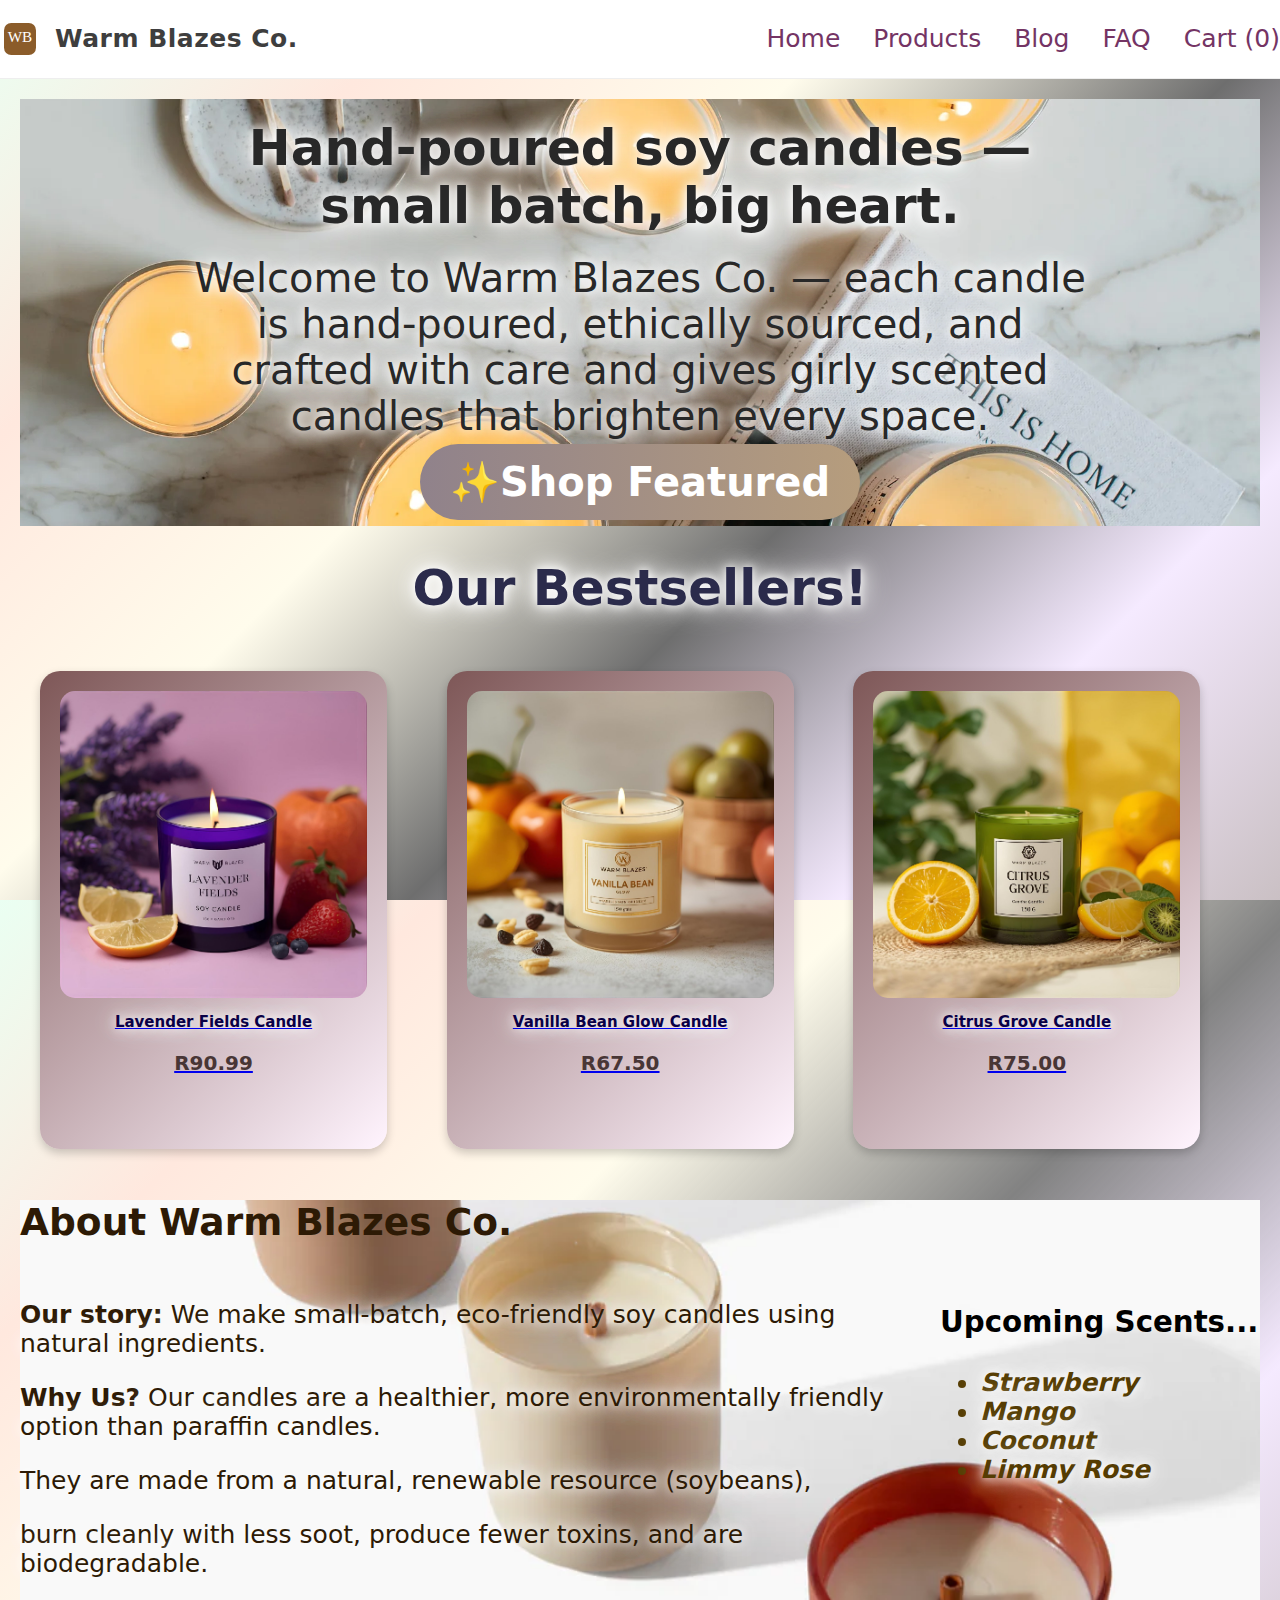
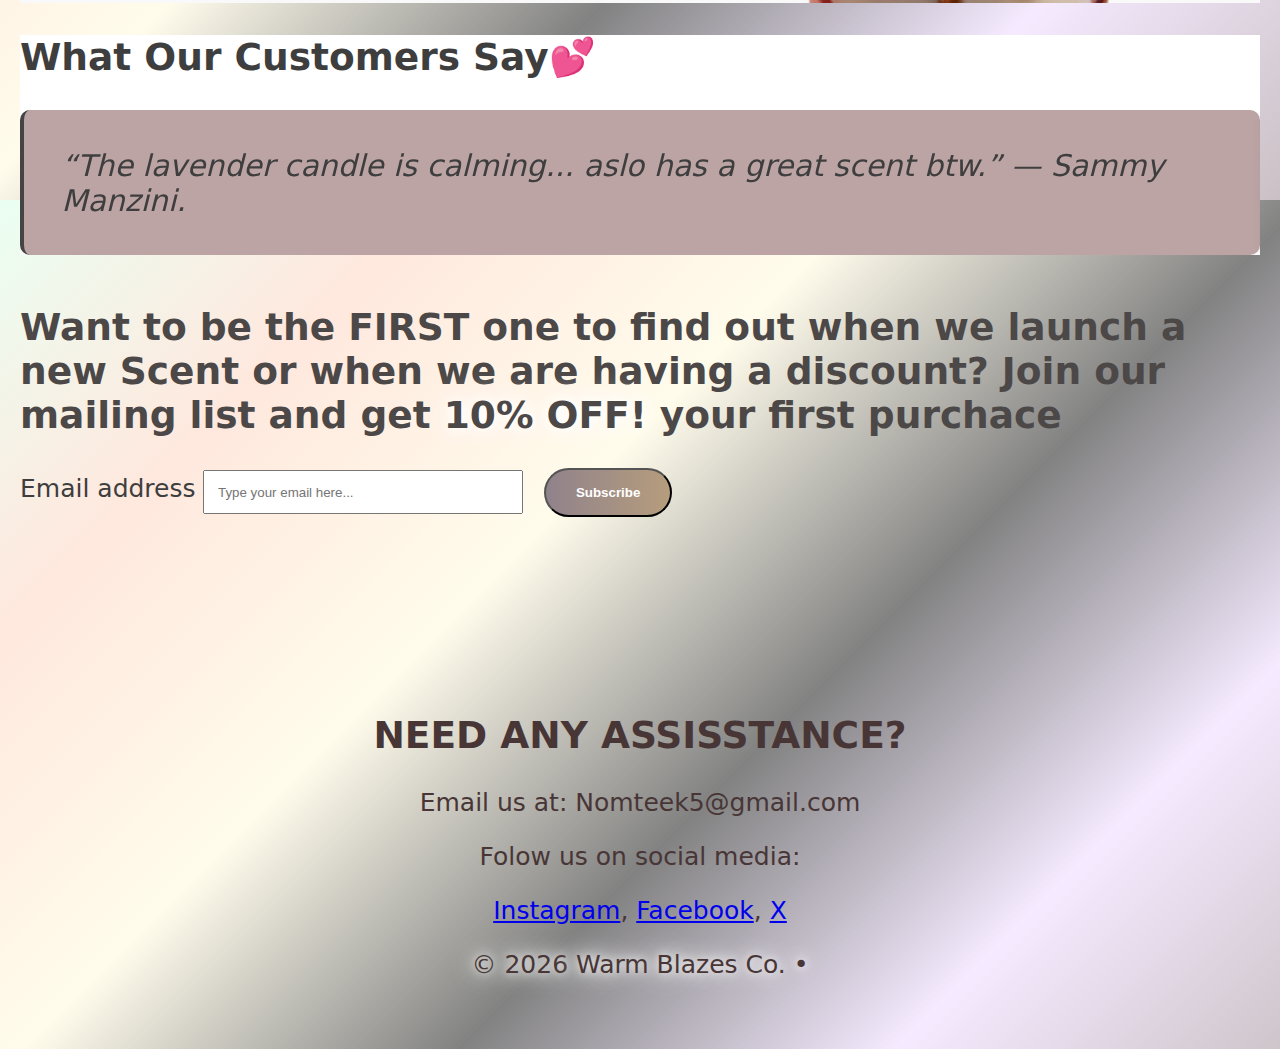
<file: ANK_front-end Shopify Assessment/index.html>
<!doctype html>
<html lang="en">
<head>
  <meta charset="utf-8" />
  <meta name="viewport" content="width=device-width,initial-scale=1" />
  <title>Warm Blazes Co. — Home</title>
  <link rel="stylesheet" href="assets/css/style.css" />
</head>
<body id="page-index">
  <!-- my site's header -->
  <header  class="site-header";
  background-size: cover;
  background-position: center;>
    <div class="container header-inner">
      <a class="logo" href="index.html">

        <svg width="40" height="40" viewBox="0 0 100 100" aria-hidden="true" focusable="false">
          <rect x="10" y="10" width="80" height="80" rx="18" fill="#8B5C2A"></rect>
          <text x="50" y="57" text-anchor="middle" font-size="38" fill="#fff" font-family="Verdana">WB</text>
        </svg>
        <span class="brand-name">Warm Blazes Co.</span>
      </a>
      <nav class="main-nav" role="navigation" aria-label="Main Navigation">
        <a href="index.html">Home</a>
        <a href="products.html">Products</a>
        <a href="blog.html">Blog</a>
        <a href="faq.html">FAQ</a>
        <a href="checkout.html" class="cart-link">Cart (<span id="cart-count">0</span>)</a>
      </nav>
    </div>
  </header>

  <main class="container">
  <section class="hero" id="hero-section" style="background-image: url('assets/img/hero2.webp'); background-size: cover; background-position: center; display: flex; align-items: center; justify-content: center; min-height: 400px;">
      <div class="hero-left" style="width:100%; max-width: 900px; margin: 0 auto; text-align: center;">
        <h1 id="hero-title" 
        class="glow" 
        style="font-size: 50px; color: rgb(40, 40, 40); text-align: center;">Hand-poured soy candles — small batch, big heart.</h1>
        <p id="hero-sub" 
        class="glow"
        style="font-size: 40px; color: rgb(40, 40, 40); text-align: center;">Welcome to Warm Blazes Co. — each candle is hand-poured, ethically sourced, and crafted with care and gives girly scented candles that brighten every space.</p>
        <p style="text-align: center; font-size: 40px;" ><a class="btn" href="products.html">✨Shop Featured</a></p>
      </div>
    </section>

    <section class="featured-products">
  <h1 class="glow" style="font-size: 50px; color: rgb(43, 43, 75); text-align: center;">Our Bestsellers!</h1>
      <div id="featured-grid" class="products-grid">
        <!--  Products will load here fro javasdript -->
      </div>
    </section>

    <section class="about" style="background: url('assets/img/hero3.webp') center/cover no-repeat, #f7efe6; color: #2d1a05;">
      <h2>About Warm Blazes Co.</h2>
      <div class="about-grid">
        <div>
          <p><strong>Our story:</strong> <span class="glow">We make small-batch, eco-friendly soy candles using natural ingredients.</span></p>
          <p><strong>Why Us?</strong> <span class="glow">Our candles are a healthier, more environmentally friendly option than paraffin candles.</span></p>
          <p class="glow">They are made from a natural, renewable resource (soybeans),</p>
          <p class="glow">burn cleanly with less soot, produce fewer toxins, and are biodegradable.</p>
        </div>
        <div>
          <h3 style="color: rgb(0, 0, 0);">Upcoming Scents...</h3>
          <ul>
            <li class="glow" style="color: rgb(85, 60, 2);"><b><em>Strawberry</em></b></li>
            <li class="glow" style="color: rgb(85, 60, 2);"><b><em>Mango</em></b></li>
            <li class="glow" style="color: rgb(85, 60, 2);"><b><em>Coconut</em></b></li>
            <li class="glow" style="color: rgb(85, 60, 2);"><b><em>Limmy Rose</em></b></li>
          </ul>
        </div>
      </div>
    </section>

    <section class="testimonials">
      <h2>What Our Customers Say💕</h2>
      <div class="testimonial-slider">
  <div class="testimonials-track">
    <blockquote>“The lavender candle is calming... aslo has a great scent btw.” — Sammy Manzini.</blockquote>
    <blockquote>“Fast shipping and lovely packaging.” — Annah Khumalo.</blockquote>
    <blockquote>“Would buy again for gifts.” — Ree Taka.</blockquote>
    <blockquote>“My favorite candle shop!” — Linda Mokoena.</blockquote>
    <blockquote>“The citrus scent is so refreshing.” — Japi Khumalo.</blockquote>
    <blockquote>“Great quality and long-lasting.” — Mulanga Wavhudi.</blockquote>
    <blockquote>“Beautifully crafted candles.” — Thandi Mthembu.</blockquote>
    <blockquote>“Perfect for creating a cozy atmosphere.” — Zinhle Dlamini.</blockquote>
    <blockquote>“Love the eco-friendly packaging.” — Sipho Ndlovu.</blockquote>
    <blockquote>“The scent options are amazing!” — Kgomotso Maseko.</blockquote>
  </div>
</div>
    </section>

    <section class="signup">
      <h2 style="color: rgb(76, 72, 72);">Want to be the FIRST one to find out when we launch a new Scent or when we are having a discount?

  Join our mailing list and get <span class="glow" style="color: rgb(76, 72, 72);">10% OFF!</span> your first purchace
      </h2>
      <form id="signup-form">
        <label for="email">Email address</label>
        <input id="email" name="email" type="email" placeholder="Type your email here..." required />
        <button class="btn" type="submit">Subscribe</button>
      </form>
    </section>

  </main>

  <footer class="site-footer">
    <div class="container">
      <p><h2>NEED ANY ASSISSTANCE?</h2> Email us at: Nomteek5@gmail.com</p>
      <div class="footer-links">
        <p>Folow us on social media:</p>
        <a href="https://www.instagram.com/warmblazesco/" target="_blank" rel="noopener">Instagram</a>, 
        <a href="https://www.facebook.com/warmblazesco" target="_blank" rel="noopener">Facebook</a>, 
        <a href="https://X.com/warmblazesco" target="_blank" rel="noopener">X</a>
      <p class="glow" style="color: #483636">&copy; <span id="current-year"></span> Warm Blazes Co. • </p>
    </div>
  </footer>

  <script src="assets/js/data.js"></script>
  <script src="assets/js/main.js"></script>
</body>
</html>
</file>
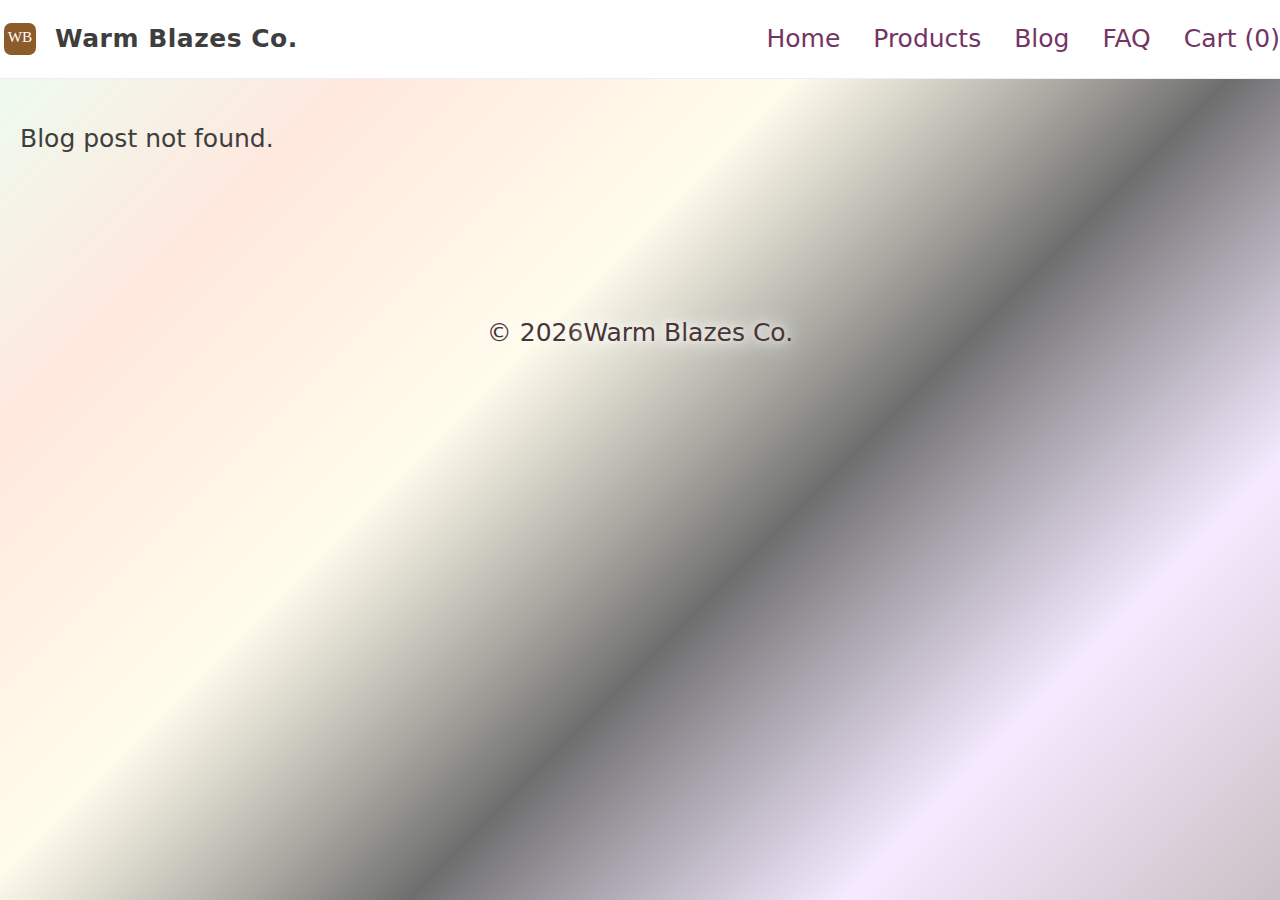
<file: blog-post.html>
<!doctype html>
<html lang="en">
<head>
  <meta charset="utf-8" />
  <meta name="viewport" content="width=device-width,initial-scale=1" />
  <title>Blog Post — Warm Blazes Co.</title>
  <link rel="stylesheet" href="assets/css/style.css" />
</head>
<body id="page-blog-post">
  <header class="site-header">
    <div class="container header-inner">
      <a class="logo" href="index.html">
        <svg width="40" height="40" viewBox="0 0 100 100" aria-hidden="true" focusable="false">
          <rect x="10" y="10" width="80" height="80" rx="18" fill="#8B5C2A"></rect>
          <text x="50" y="57" text-anchor="middle" font-size="38" fill="#fff" font-family="Verdana">WB</text>
        </svg>
        <span class="brand-name">Warm Blazes Co.</span>
      </a>
      <nav class="main-nav">
        <a href="index.html">Home</a>
        <a href="products.html">Products</a>
        <a href="blog.html">Blog</a>
        <a href="faq.html">FAQ</a>
        <a href="checkout.html" class="cart-link">Cart (<span id="cart-count">0</span>)</a>
      </nav>
    </div>
  </header>

  <main class="container">
    <div id="post-container"></div>
  </main>

  <footer class="site-footer">
    <div class="container">
      <p class="glow" style="color: #483636">&copy; <span id="current-year-5"></span>Warm Blazes Co.</p>
    </div>
  </footer>

  <script src="assets/js/data.js"></script>
  <script src="assets/js/main.js"></script>
</body>
</html>
</file>
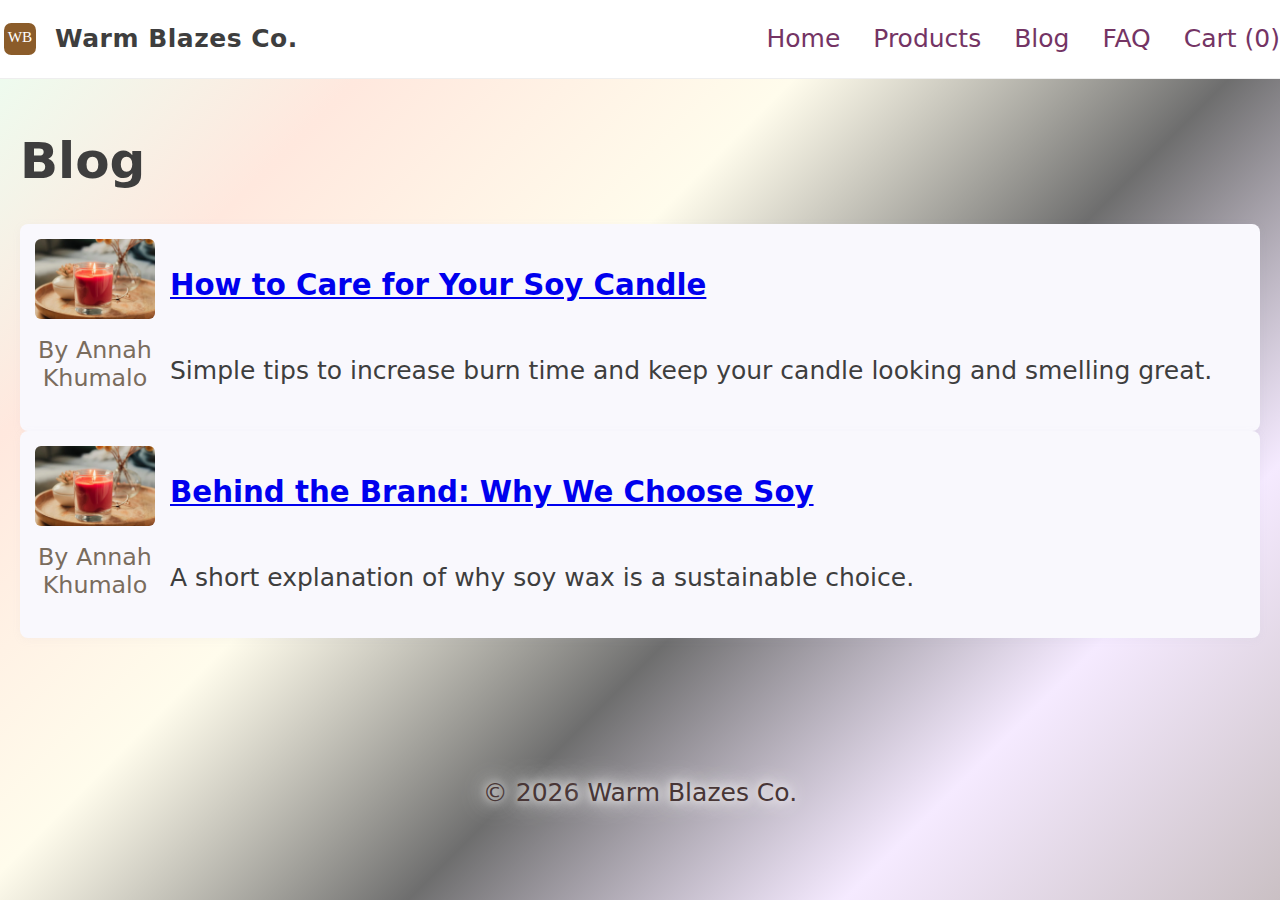
<file: blog.html>
<!doctype html>
<html lang="en">
<head>
  <meta charset="utf-8" />
  <meta name="viewport" content="width=device-width,initial-scale=1" />
  <title>Blog — Warm Blazes Co.</title>
  <link rel="stylesheet" href="assets/css/style.css" />
</head>
<body id="page-blog">
  <header class="site-header">
    <div class="container header-inner">
      <a class="logo" href="index.html">
        <svg width="40" height="40" viewBox="0 0 100 100" aria-hidden="true" focusable="false">
          <rect x="10" y="10" width="80" height="80" rx="18" fill="#8B5C2A"></rect>
          <text x="50" y="57" text-anchor="middle" font-size="38" fill="#fff" font-family="Verdana">WB</text>
        </svg>
        <span class="brand-name">Warm Blazes Co.</span>
      </a>
      <nav class="main-nav">
        <a href="index.html">Home</a>
        <a href="products.html">Products</a>
        <a href="blog.html">Blog</a>
        <a href="faq.html">FAQ</a>
        <a href="checkout.html" class="cart-link">Cart (<span id="cart-count">0</span>)</a>
      </nav>
    </div>
  </header>

  <main class="container">
    <h1>Blog</h1>
    <div id="blog-list" class="blog-list"></div>
  </main>

  <footer class="site-footer">
    <div class="container">
      <p class="glow" style="color: #483636">&copy; <span id="current-year-4"></span> Warm Blazes Co.</p>
    </div>
  </footer>

  <script src="assets/js/data.js"></script>
  <script src="assets/js/main.js"></script>
</body>
</html>
</file>
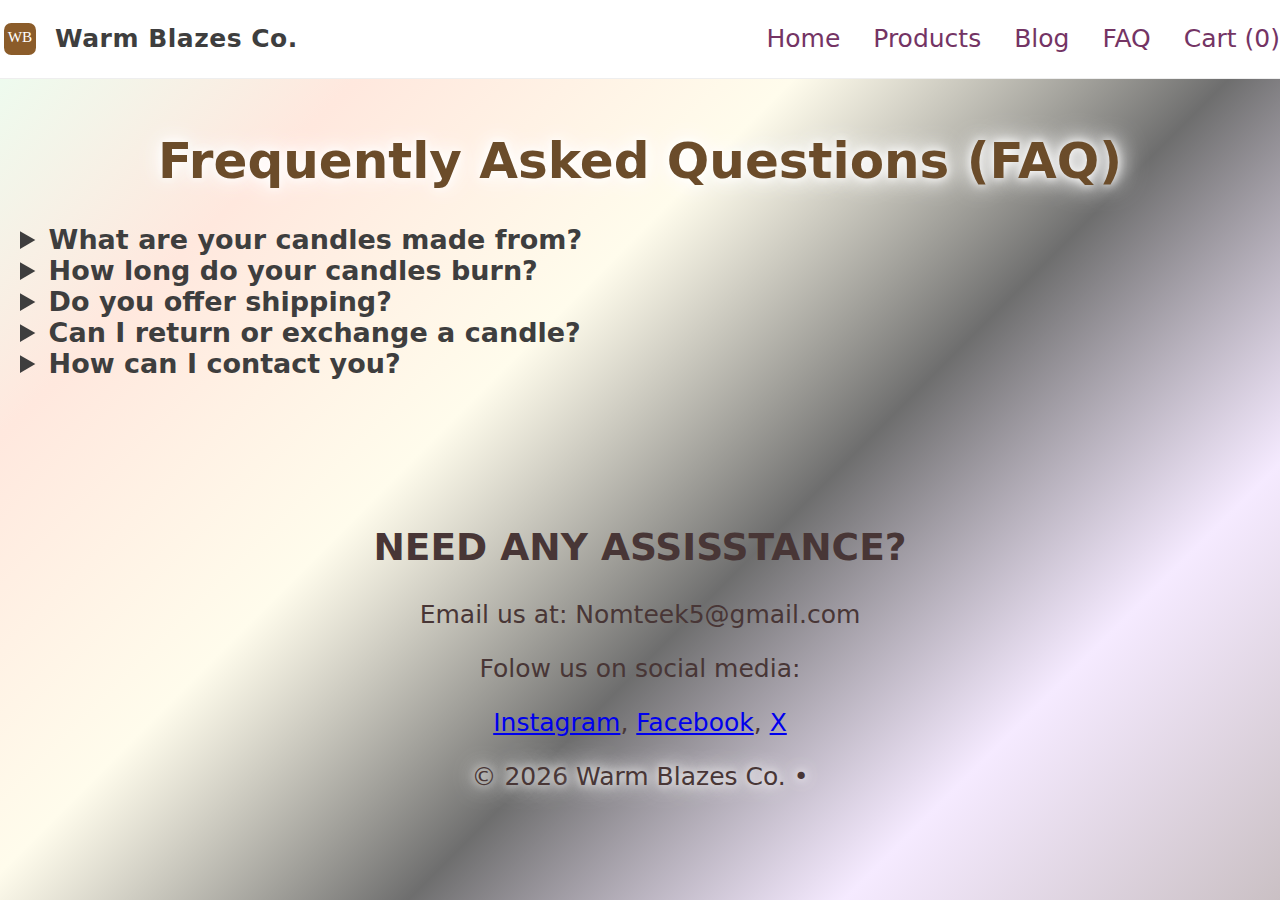
<file: faq.html>
<!doctype html>
<html lang="en">
<head>
  <meta charset="utf-8" />
  <meta name="viewport" content="width=device-width,initial-scale=1" />
  <title>FAQ • Warm Blazes Co.</title>
  <link rel="stylesheet" href="assets/css/style.css" />
  <style>
    .faq-list summary {
      font-weight: bold;
      font-size: 1.08em;
    }
    .faq-list p {
      font-size: 1em;
      margin: 0.5em 0 1em 0;
    }
    .faq-list p.glow {
      text-shadow: 0 0 8px #fff, 0 0 12px #e0e0e0;
    }
  </style>
</head>
<body id="page-faq">
  <header class="site-header">
    <div class="container header-inner">
      <a class="logo" href="index.html">
        <svg width="40" height="40" viewBox="0 0 100 100" aria-hidden="true" focusable="false">
          <rect x="10" y="10" width="80" height="80" rx="18" fill="#8B5C2A"></rect>
          <text x="50" y="57" text-anchor="middle" font-size="38" fill="#fff" font-family="Verdana">WB</text>
        </svg>
        <span class="brand-name">Warm Blazes Co.</span>
      </a>
      <nav class="main-nav" role="navigation" aria-label="Main Navigation">
        <a href="index.html">Home</a>
        <a href="products.html">Products</a>
        <a href="blog.html">Blog</a>
        <a href="faq.html" class="active">FAQ</a>
        <a href="checkout.html" class="cart-link">Cart (<span id="cart-count">0</span>)</a>
      </nav>
    </div>
  </header>
  <main class="container">
    <section class="faq">
      <h1 class="glow" style="text-align:center; color:#6b4c2a;">Frequently Asked Questions (FAQ)</h1>
      <div class="faq-list">
        <details>
          <summary>What are your candles made from?</summary>
          <p class="glow">Our candles are made from 100% natural soy wax, cotton wicks, and premium fragrance oils. They are eco-friendly and safe for your home.</p>
        </details>
        <details>
          <summary>How long do your candles burn?</summary>
          <p class="glow">Our standard candles burn for approximately 30-40 hours, depending on the size and care.</p>
        </details>
        <details>
          <summary>Do you offer shipping?</summary>
          <p class="glow">Yes! We ship nationwide. Orders are processed within 1-2 business days and delivered within 3-5 business days.</p>
        </details>
        <details>
          <summary>Can I return or exchange a candle?</summary>
          <p class="glow">We accept returns and exchanges within 14 days of delivery if your candle arrives damaged or you are not satisfied. Please contact us for assistance.</p>
        </details>
        <details>
          <summary>How can I contact you?</summary>
          <p class="glow">You can email us at Nomteek5@gmail.com or use our social media links in the footer.</p>
        </details>
      </div>
    </section>
  </main>
  <footer class="site-footer">
    <div class="container">
      <p><h2>NEED ANY ASSISSTANCE?</h2> Email us at: Nomteek5@gmail.com</p>
      <div class="footer-links">
        <p>Folow us on social media:</p>
        <a href="https://www.instagram.com/warmblazesco/" target="_blank" rel="noopener">Instagram</a>, 
        <a href="https://www.facebook.com/warmblazesco" target="_blank" rel="noopener">Facebook</a>, 
        <a href="https://X.com/warmblazesco" target="_blank" rel="noopener">X</a>
      <p class="glow" style="color: #483636">&copy; <span id="current-year"></span> Warm Blazes Co. • </p>
    </div>
  </footer>
  <script src="assets/js/data.js"></script>
  <script src="assets/js/main.js"></script>
</body>
</html>
</file>
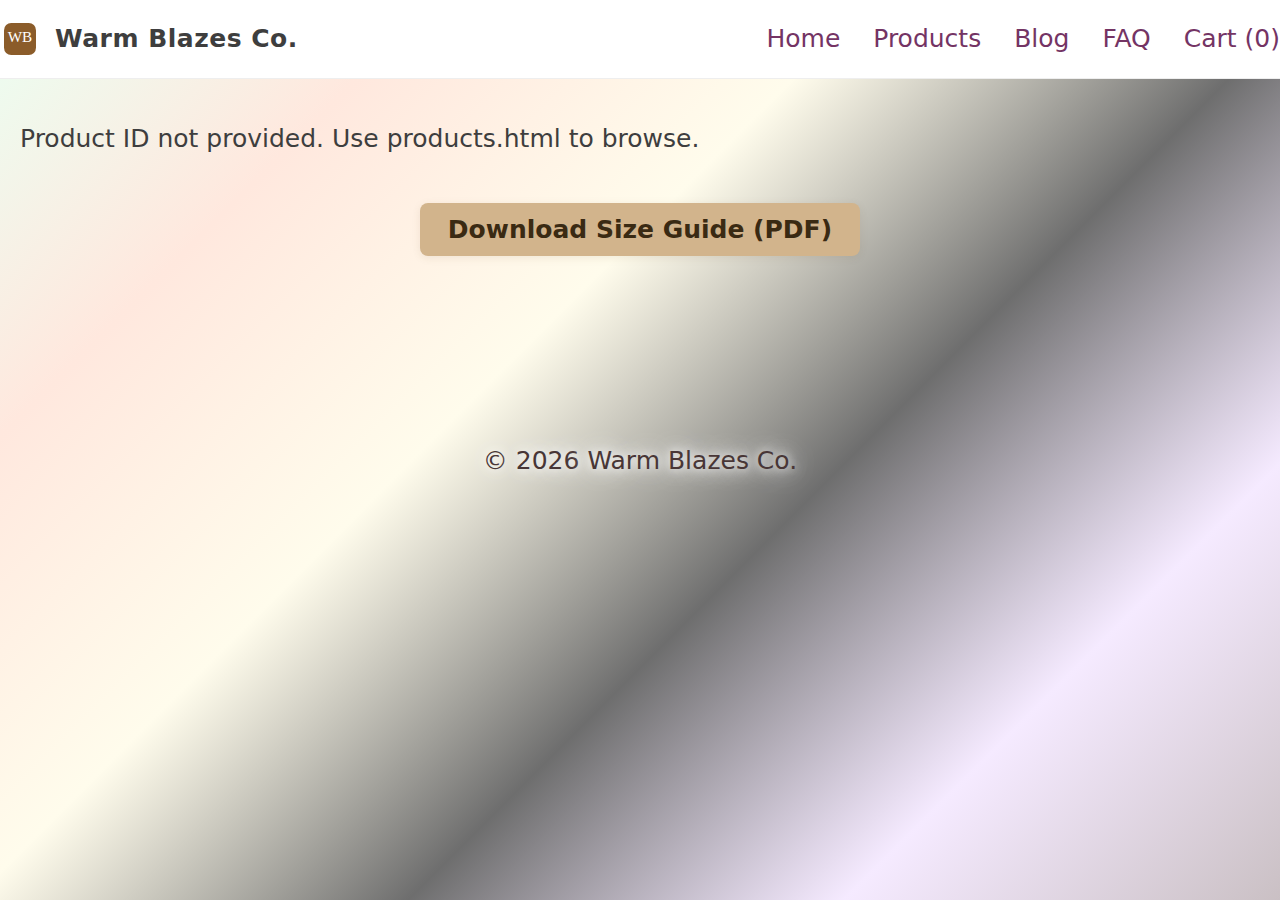
<file: product.html>
<!doctype html>
<html lang="en">
<head>
  <meta charset="utf-8" />
  <meta name="viewport" content="width=device-width,initial-scale=1" />
  <title>Product — Warm Blazes Co.</title>
  <link rel="stylesheet" href="assets/css/style.css" />
</head>
<body id="page-product">
  <header class="site-header">
    <div class="container header-inner">
      <a class="logo" href="index.html">
        <svg width="40" height="40" viewBox="0 0 100 100" aria-hidden="true" focusable="false">
          <rect x="10" y="10" width="80" height="80" rx="18" fill="#8B5C2A"></rect>
          <text x="50" y="57" text-anchor="middle" font-size="38" fill="#fff" font-family="Verdana">WB</text>
        </svg>
        <span class="brand-name">Warm Blazes Co.</span>
      </a>
      <nav class="main-nav">
        <a href="index.html">Home</a>
        <a href="products.html">Products</a>
        <a href="blog.html">Blog</a>
        <a href="faq.html">FAQ</a>
        <a href="checkout.html" class="cart-link">Cart (<span id="cart-count">0</span>)</a>
      </nav>
    </div>
  </header>

  <main class="container product-detail">
    <div id="product-container"></div>

    <div style="text-align:center; margin-bottom:1.5rem;">
    </div>
      <!-- size guide content -->
    <section class="size-guide" style="margin:2rem 0;">
      <div style="text-align:center; margin-top:1.5rem;">
        <a href="assets/size-guide.pdf" download class="btn" style="background:#d2b48c; color:#3a2a13; font-weight:bold; padding:12px 28px; border-radius:8px; text-decoration:none; box-shadow:0 2px 8px rgba(110,80,40,0.10); display:inline-block;">
          Download Size Guide (PDF)
        </a>
      </div>
    </section>
  </main>

  <footer class="site-footer">
    <div class="container">
      <p class="glow" style="color: #483636">&copy; <span id="current-year-3"></span> Warm Blazes Co.</p>
    </div>
  </footer>

  <script src="assets/js/data.js"></script>
  <script src="assets/js/main.js"></script>
</body>
</html>
</file>
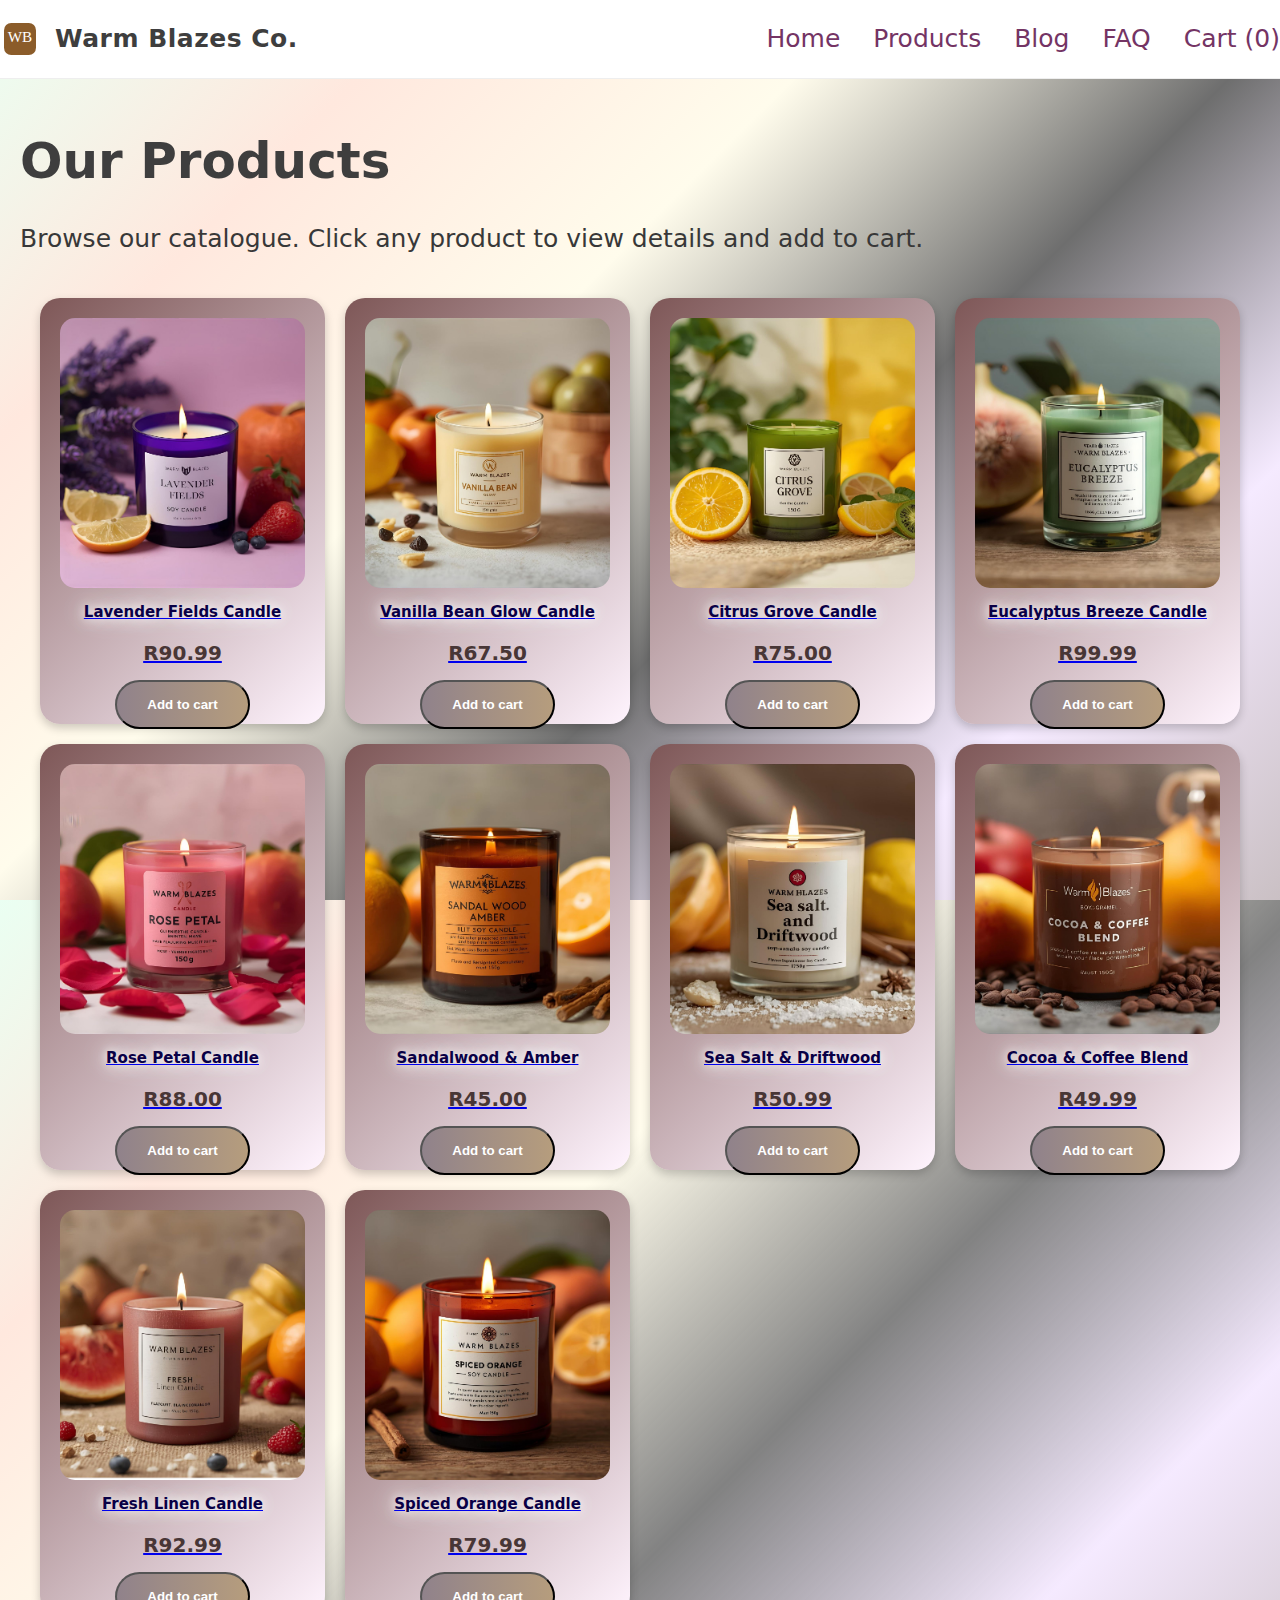
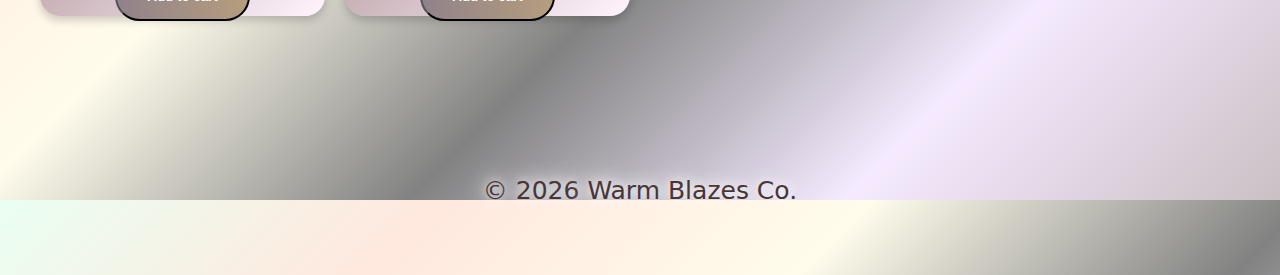
<file: products.html>
<!doctype html>
<html lang="en">
<head>
  <meta charset="utf-8" />
  <meta name="viewport" content="width=device-width,initial-scale=1" />
  <title>Products — Warm Blazes Co.</title>
  <link rel="stylesheet" href="assets/css/style.css" />
</head>
<body id="page-products">
  <!-- Product listing page -->
  <header class="site-header">
    <div class="container header-inner">
      <a class="logo" href="index.html">
        <svg width="40" height="40" viewBox="0 0 100 100" aria-hidden="true" focusable="false">
          <rect x="10" y="10" width="80" height="80" rx="18" fill="#8B5C2A"></rect>
          <text x="50" y="57" text-anchor="middle" font-size="38" fill="#fff" font-family="Verdana">WB</text>
        </svg>
        <span class="brand-name">Warm Blazes Co.</span>
      </a>
      <nav class="main-nav">
        <a href="index.html">Home</a>
        <a href="products.html">Products</a>
        <a href="blog.html">Blog</a>
        <a href="faq.html">FAQ</a>
        <a href="checkout.html" class="cart-link">Cart (<span id="cart-count">0</span>)</a>
      </nav>
    </div>
  </header>

  <main class="container">
    <h1>Our Products</h1>
    <p class="lead" style="color: rgb(56, 56, 56);">Browse our catalogue. Click any product to view details and add to cart.</p>

    <div id="products-grid" class="products-grid"></div>
  </main>

  <footer class="site-footer">
    <div class="container">
      <p class="glow" style="color: #483636">&copy; <span id="current-year-2"></span> Warm Blazes Co.</p>
    </div>
  </footer>

  <script src="assets/js/data.js"></script>
  <script src="assets/js/main.js"></script>
</body>
</html>
</file>
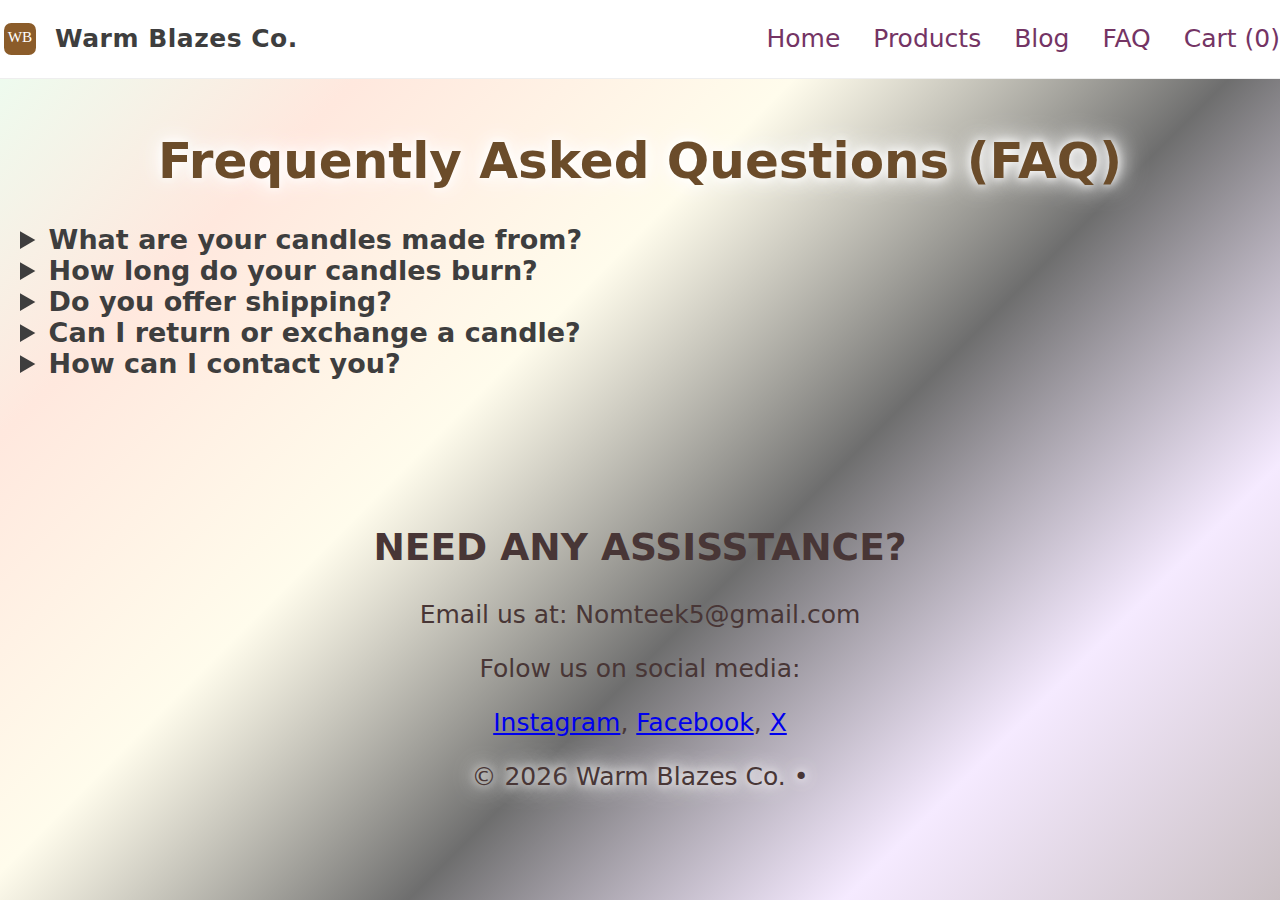
<file: ANK_front-end Pre-Assessment/faq.html>
<!doctype html>
<html lang="en">
<head>
  <meta charset="utf-8" />
  <meta name="viewport" content="width=device-width,initial-scale=1" />
  <title>FAQ • Warm Blazes Co.</title>
  <link rel="stylesheet" href="assets/css/style.css" />
  <style>
    .faq-list summary {
      font-weight: bold;
      font-size: 1.08em;
    }
    .faq-list p {
      font-size: 1em;
      margin: 0.5em 0 1em 0;
    }
    .faq-list p.glow {
      text-shadow: 0 0 8px #fff, 0 0 12px #e0e0e0;
    }
  </style>
</head>
<body id="page-faq">
  <header class="site-header">
    <div class="container header-inner">
      <a class="logo" href="index.html">
        <svg width="40" height="40" viewBox="0 0 100 100" aria-hidden="true" focusable="false">
          <rect x="10" y="10" width="80" height="80" rx="18" fill="#8B5C2A"></rect>
          <text x="50" y="57" text-anchor="middle" font-size="38" fill="#fff" font-family="Verdana">WB</text>
        </svg>
        <span class="brand-name">Warm Blazes Co.</span>
      </a>
      <nav class="main-nav" role="navigation" aria-label="Main Navigation">
        <a href="index.html">Home</a>
        <a href="products.html">Products</a>
        <a href="blog.html">Blog</a>
        <a href="faq.html" class="active">FAQ</a>
        <a href="checkout.html" class="cart-link">Cart (<span id="cart-count">0</span>)</a>
      </nav>
    </div>
  </header>
  <main class="container">
    <section class="faq">
      <h1 class="glow" style="text-align:center; color:#6b4c2a;">Frequently Asked Questions (FAQ)</h1>
      <div class="faq-list">
        <details>
          <summary>What are your candles made from?</summary>
          <p class="glow">Our candles are made from 100% natural soy wax, cotton wicks, and premium fragrance oils. They are eco-friendly and safe for your home.</p>
        </details>
        <details>
          <summary>How long do your candles burn?</summary>
          <p class="glow">Our standard candles burn for approximately 30-40 hours, depending on the size and care.</p>
        </details>
        <details>
          <summary>Do you offer shipping?</summary>
          <p class="glow">Yes! We ship nationwide. Orders are processed within 1-2 business days and delivered within 3-5 business days.</p>
        </details>
        <details>
          <summary>Can I return or exchange a candle?</summary>
          <p class="glow">We accept returns and exchanges within 14 days of delivery if your candle arrives damaged or you are not satisfied. Please contact us for assistance.</p>
        </details>
        <details>
          <summary>How can I contact you?</summary>
          <p class="glow">You can email us at Nomteek5@gmail.com or use our social media links in the footer.</p>
        </details>
      </div>
    </section>
  </main>
  <footer class="site-footer">
    <div class="container">
      <p><h2>NEED ANY ASSISSTANCE?</h2> Email us at: Nomteek5@gmail.com</p>
      <div class="footer-links">
        <p>Folow us on social media:</p>
        <a href="https://www.instagram.com/warmblazesco/" target="_blank" rel="noopener">Instagram</a>, 
        <a href="https://www.facebook.com/warmblazesco" target="_blank" rel="noopener">Facebook</a>, 
        <a href="https://X.com/warmblazesco" target="_blank" rel="noopener">X</a>
      <p class="glow" style="color: #483636">&copy; <span id="current-year"></span> Warm Blazes Co. • </p>
    </div>
  </footer>
  <script src="assets/js/data.js"></script>
  <script src="assets/js/main.js"></script>
</body>
</html>
</file>
<file: ANK_front-end Shopify Assessment/assets/css/style.css>
/* Glowing text effect */
.glow {
  text-shadow: 0 0 10px #ffffff, 0 0 20px #fffeff, 0 0 30px #ffffff;
}
:root{ /* my reusable stylesheet variables */
  --primary: #936a6a; 
  --accent: hsl(316, 19%, 56%);  /* colour for accent */
  --max-width: 1100px;
  --gap: 1rem;
  --radius: 10px;
  --card-bg: gradient #585858, #eed4ffdd; 
  --muted: rgb(116, 52, 100);
  font-size: 25px;
}

* { box-sizing: border-box; }
html,body { background: linear-gradient(
    135deg,
    #eafff2, 
    #ffe8de,  
    #fffcec,  
    #6a6a6ad6,  
    #f5eaff,  
    #cac0c4   
  );
  min-height: 100vh;
  margin: 0;
  font-family: 'Arial', sans-serif;
  height:100%; 
  margin:0; 
  font-family: system-ui, -apple-system, "Segoe UI", Roboto, "Helvetica Neue", Arial; 
  color:#3e3e3e;
  text-align: left; }

.container { max-width: 100%;   
  margin: 0;
  padding: 20px; }

.site-header { background: rgb(255, 255, 255); border-bottom: 1px solid #eee; }
.header-inner { display:flex; align-items:center; justify-content:space-between; gap:1rem; padding: 0.75rem 0; }
.logo { display:flex; align-items:center; gap:0.6rem; text-decoration:none; color:inherit; }
.logo svg{ display:block; }
.brand-name { font-weight:700; letter-spacing:0.02em; }

.main-nav a { margin-left: 1rem; text-decoration:none; color:var(--muted); }
.main-nav a:hover { color:var(--primary); }

.hero { display:grid; grid-template-columns: 1fr 320px; gap:1rem; align-items:center; padding:0; margin:0; min-height: 400px; background-size: cover; background-position: center; background-repeat: no-repeat; border: none; }
.hero-left h1 { font-size: 1.5rem;
  color: #fff8f0; 
  margin: 20px 0; }
.hero-left p { font-size: 1.5rem;
  color: #c4c0ff;
  margin: 20px 0; }
.hero-text {
  position: relative;
  max-width: 600px;
  text-align: left;
  margin-left: 20px;
}
.hero-right { text-align:right; }
.hero-illustration { width:100%; height:auto; }

.btn {  padding: 15px 30px;
  background: linear-gradient(90deg, #90828b, #b69d7d);
  color: white;
  font-weight: bold;
  border-radius: 50px;
  text-decoration: none;
  transition: transform 0.3s; }
.btn:hover {  transform: scale(1.05);
  box-shadow: 0 0 20px #a59c8add; }

.products-grid { display: grid;
  grid-template-columns: repeat(auto-fit, minmax(250px, 1fr));
  gap: 20px;
  justify-items: start;
  padding: 20px; }

.product-card { background: linear-gradient(135deg, #7e5757, #fff4fe);
  border-radius: 20px;
  padding: 20px;
  text-align: center;
  color: #6b4c7a; 
  box-shadow: 0 4px 10px rgba(0,0,0,0.2);
  transition: transform 0.3s, box-shadow 0.3s; }
.product-card:hover, .blog-card:hover, .card-actions .btn.add-to-cart:hover {
  background: #d2b48c !important; 
  box-shadow: 0 6px 18px rgba(110, 80, 40, 0.18);
  color: #3a2a13 !important;
}
.product-card img {
  width: 100%;
  height: 70%;
  aspect-ratio: 1 / 1; /* perfect square */
  object-fit: cover; /* crops the image to fill the square without stretching */
  border-radius: 15px;
  margin-bottom: 15px;
  display: block;
}
.product-card h3 { color: #090046;
  margin-bottom: 10px;
  font-size: 15px;
}
.price { color:#483636; font-weight: bold;
  font-size: 20px;
  margin-bottom: 15px; }


.testimonials {
  background: #fff;
}

#testimonials {
  padding: 4rem 2rem;
  background: #fafafa;
  text-align: center;
}

#testimonials h2 {
  font-size: 2rem;
  margin-bottom: 2rem;
}

.testimonial-slider {
  width: 100%;
  overflow: hidden;
  position: relative;
  margin: 0 auto;
}
.testimonials-track {
  display: flex;
  transition: transform 1s cubic-bezier(0.4, 0.2, 0.2, 1);
  will-change: transform;
}
.testimonials-track blockquote {
  min-width: 100%;
  box-sizing: border-box;
  margin: 0;
  padding: 2rem;
  font-size: 1.2rem;
}

.testimonials blockquote {
  font-style: italic;
  padding: 1.5rem;
  border-left: 4px solid #444;
  background: #bda4a4;
  border-radius: 10px;
  box-shadow: 0 4px 8px rgba(0,0,0,0.05);
}


.about-grid { display:grid; 
  grid-template-columns: 1fr 320px; 
  gap:1rem; }
.test-grid { display:flex; 
  gap:1rem; 
  flex-wrap:wrap; }
.test-grid blockquote { background:#fff; 
  padding:1rem; 
  border-radius:8px; 
  flex:1; min-width:220px; }

.blog-card {
  background: #f9f8fd;
  padding: 0.6rem;
  border-radius: 8px;
  display: grid;
  grid-template-columns: 120px 1fr;
  gap: 0.6rem;
  align-items: start;
  box-shadow: 0 2px 8px rgba(180,180,200,0.08);
}
.blog-card-img-col {
  display: flex;
  flex-direction: column;
  align-items: center;
}
.blog-card img {
  width: 100%;
  height: 80px;
  object-fit: cover;
  border-radius: 6px;
  margin-bottom: 0.5rem;
}
.blog-card .meta {
  font-size: 0.95em;
  color: #7a6c5d;
  margin-top: 0.2em;
  text-align: center;
}
.blog-card-content-col {
  display: flex;
  flex-direction: column;
  justify-content: center;
}

.signup { margin:2rem 0; }
#signup-form input { padding:0.5rem; width:100%; max-width:320px; margin-right:0.5rem; }

.site-footer { margin-top:2rem; padding:1rem 0; color: #483636; text-align:center; }

.container.product-detail .prod-grid { display:grid; grid-template-columns: 1fr 1fr; gap:1rem; align-items:start; }
.prod-media img { width:100%; height:auto; border-radius:8px; }
.prod-info h1 { margin-top:0; }
.meta-section { margin-top:1rem; background:#fff; padding:0.8rem; border-radius:8px; }

.cart-table { width:100%; border-collapse:collapse; margin-bottom:1rem; }
.cart-table th, .cart-table td { padding:0.5rem; border-bottom:1px solid #eee; text-align:left; }

.lead { color:var(--muted); }



.post img { width:100%; max-height:300px; object-fit:cover; border-radius:8px; margin-bottom:1rem; }

/* makes website layout adapt to smaller devices too */
@media (max-width: 700px){
  .hero { grid-template-columns: 1fr; }
  .about-grid { grid-template-columns: 1fr; }
  .container.product-detail .prod-grid { grid-template-columns: 1fr; }
}
</file>
<file: assets/css/style.css>
/* Glowing text effect */
.glow {
  text-shadow: 0 0 10px #ffffff, 0 0 20px #fffeff, 0 0 30px #ffffff;
}
:root{ /* my reusable stylesheet variables */
  --primary: #936a6a; 
  --accent: hsl(316, 19%, 56%);  /* colour for accent */
  --max-width: 1100px;
  --gap: 1rem;
  --radius: 10px;
  --card-bg: gradient #585858, #eed4ffdd; 
  --muted: rgb(116, 52, 100);
  font-size: 25px;
}

* { box-sizing: border-box; }
html,body { background: linear-gradient(
    135deg,
    #eafff2, 
    #ffe8de,  
    #fffcec,  
    #6a6a6ad6,  
    #f5eaff,  
    #cac0c4   
  );
  min-height: 100vh;
  margin: 0;
  font-family: 'Arial', sans-serif;
  height:100%; 
  margin:0; 
  font-family: system-ui, -apple-system, "Segoe UI", Roboto, "Helvetica Neue", Arial; 
  color:#3e3e3e;
  text-align: left; }

.container { max-width: 100%;   
  margin: 0;
  padding: 20px; }

.site-header { background: rgb(255, 255, 255); border-bottom: 1px solid #eee; }
.header-inner { display:flex; align-items:center; justify-content:space-between; gap:1rem; padding: 0.75rem 0; }
.logo { display:flex; align-items:center; gap:0.6rem; text-decoration:none; color:inherit; }
.logo svg{ display:block; }
.brand-name { font-weight:700; letter-spacing:0.02em; }

.main-nav a { margin-left: 1rem; text-decoration:none; color:var(--muted); }
.main-nav a:hover { color:var(--primary); }

.hero { display:grid; grid-template-columns: 1fr 320px; gap:1rem; align-items:center; padding:0; margin:0; min-height: 400px; background-size: cover; background-position: center; background-repeat: no-repeat; border: none; }
.hero-left h1 { font-size: 1.5rem;
  color: #fff8f0; 
  margin: 20px 0; }
.hero-left p { font-size: 1.5rem;
  color: #c4c0ff;
  margin: 20px 0; }
.hero-text {
  position: relative;
  max-width: 600px;
  text-align: left;
  margin-left: 20px;
}
.hero-right { text-align:right; }
.hero-illustration { width:100%; height:auto; }

.btn {  padding: 15px 30px;
  background: linear-gradient(90deg, #90828b, #b69d7d);
  color: white;
  font-weight: bold;
  border-radius: 50px;
  text-decoration: none;
  transition: transform 0.3s; }
.btn:hover {  transform: scale(1.05);
  box-shadow: 0 0 20px #a59c8add; }

.products-grid { display: grid;
  grid-template-columns: repeat(auto-fit, minmax(250px, 1fr));
  gap: 20px;
  justify-items: start;
  padding: 20px; }

.product-card { background: linear-gradient(135deg, #7e5757, #fff4fe);
  border-radius: 20px;
  padding: 20px;
  text-align: center;
  color: #6b4c7a; 
  box-shadow: 0 4px 10px rgba(0,0,0,0.2);
  transition: transform 0.3s, box-shadow 0.3s; }
.product-card:hover, .blog-card:hover, .card-actions .btn.add-to-cart:hover {
  background: #d2b48c !important; 
  box-shadow: 0 6px 18px rgba(110, 80, 40, 0.18);
  color: #3a2a13 !important;
}
.product-card img {
  width: 100%;
  height: 70%;
  aspect-ratio: 1 / 1; /* perfect square */
  object-fit: cover; /* crops the image to fill the square without stretching */
  border-radius: 15px;
  margin-bottom: 15px;
  display: block;
}
.product-card h3 { color: #090046;
  margin-bottom: 10px;
  font-size: 15px;
}
.price { color:#483636; font-weight: bold;
  font-size: 20px;
  margin-bottom: 15px; }


.testimonials {
  background: #fff;
}

#testimonials {
  padding: 4rem 2rem;
  background: #fafafa;
  text-align: center;
}

#testimonials h2 {
  font-size: 2rem;
  margin-bottom: 2rem;
}

.testimonial-slider {
  width: 100%;
  overflow: hidden;
  position: relative;
  margin: 0 auto;
}
.testimonials-track {
  display: flex;
  transition: transform 1s cubic-bezier(0.4, 0.2, 0.2, 1);
  will-change: transform;
}
.testimonials-track blockquote {
  min-width: 100%;
  box-sizing: border-box;
  margin: 0;
  padding: 2rem;
  font-size: 1.2rem;
}

.testimonials blockquote {
  font-style: italic;
  padding: 1.5rem;
  border-left: 4px solid #444;
  background: #bda4a4;
  border-radius: 10px;
  box-shadow: 0 4px 8px rgba(0,0,0,0.05);
}


.about-grid { display:grid; 
  grid-template-columns: 1fr 320px; 
  gap:1rem; }
.test-grid { display:flex; 
  gap:1rem; 
  flex-wrap:wrap; }
.test-grid blockquote { background:#fff; 
  padding:1rem; 
  border-radius:8px; 
  flex:1; min-width:220px; }

.blog-card {
  background: #f9f8fd;
  padding: 0.6rem;
  border-radius: 8px;
  display: grid;
  grid-template-columns: 120px 1fr;
  gap: 0.6rem;
  align-items: start;
  box-shadow: 0 2px 8px rgba(180,180,200,0.08);
}
.blog-card-img-col {
  display: flex;
  flex-direction: column;
  align-items: center;
}
.blog-card img {
  width: 100%;
  height: 80px;
  object-fit: cover;
  border-radius: 6px;
  margin-bottom: 0.5rem;
}
.blog-card .meta {
  font-size: 0.95em;
  color: #7a6c5d;
  margin-top: 0.2em;
  text-align: center;
}
.blog-card-content-col {
  display: flex;
  flex-direction: column;
  justify-content: center;
}

.signup { margin:2rem 0; }
#signup-form input { padding:0.5rem; width:100%; max-width:320px; margin-right:0.5rem; }

.site-footer { margin-top:2rem; padding:1rem 0; color: #483636; text-align:center; }

.container.product-detail .prod-grid { display:grid; grid-template-columns: 1fr 1fr; gap:1rem; align-items:start; }
.prod-media img { width:100%; height:auto; border-radius:8px; }
.prod-info h1 { margin-top:0; }
.meta-section { margin-top:1rem; background:#fff; padding:0.8rem; border-radius:8px; }

.cart-table { width:100%; border-collapse:collapse; margin-bottom:1rem; }
.cart-table th, .cart-table td { padding:0.5rem; border-bottom:1px solid #eee; text-align:left; }

.lead { color:var(--muted); }



.post img { width:100%; max-height:300px; object-fit:cover; border-radius:8px; margin-bottom:1rem; }

/* makes website layout adapt to smaller devices too */
@media (max-width: 700px){
  .hero { grid-template-columns: 1fr; }
  .about-grid { grid-template-columns: 1fr; }
  .container.product-detail .prod-grid { grid-template-columns: 1fr; }
}
</file>
<file: ANK_front-end Pre-Assessment/assets/css/style.css>
/* Glowing text effect */
.glow {
  text-shadow: 0 0 10px #ffffff, 0 0 20px #fffeff, 0 0 30px #ffffff;
}
:root{ /* my reusable stylesheet variables */
  --primary: #936a6a; 
  --accent: hsl(316, 19%, 56%);  /* colour for accent */
  --max-width: 1100px;
  --gap: 1rem;
  --radius: 10px;
  --card-bg: gradient #585858, #eed4ffdd; 
  --muted: rgb(116, 52, 100);
  font-size: 25px;
}

* { box-sizing: border-box; }
html,body { background: linear-gradient(
    135deg,
    #eafff2, 
    #ffe8de,  
    #fffcec,  
    #6a6a6ad6,  
    #f5eaff,  
    #cac0c4   
  );
  min-height: 100vh;
  margin: 0;
  font-family: 'Arial', sans-serif;
  height:100%; 
  margin:0; 
  font-family: system-ui, -apple-system, "Segoe UI", Roboto, "Helvetica Neue", Arial; 
  color:#3e3e3e;
  text-align: left; }

.container { max-width: 100%;   
  margin: 0;
  padding: 20px; }

.site-header { background: rgb(255, 255, 255); border-bottom: 1px solid #eee; }
.header-inner { display:flex; align-items:center; justify-content:space-between; gap:1rem; padding: 0.75rem 0; }
.logo { display:flex; align-items:center; gap:0.6rem; text-decoration:none; color:inherit; }
.logo svg{ display:block; }
.brand-name { font-weight:700; letter-spacing:0.02em; }

.main-nav a { margin-left: 1rem; text-decoration:none; color:var(--muted); }
.main-nav a:hover { color:var(--primary); }

.hero { display:grid; grid-template-columns: 1fr 320px; gap:1rem; align-items:center; padding:0; margin:0; min-height: 400px; background-size: cover; background-position: center; background-repeat: no-repeat; border: none; }
.hero-left h1 { font-size: 1.5rem;
  color: #fff8f0; 
  margin: 20px 0; }
.hero-left p { font-size: 1.5rem;
  color: #c4c0ff;
  margin: 20px 0; }
.hero-text {
  position: relative;
  max-width: 600px;
  text-align: left;
  margin-left: 20px;
}
.hero-right { text-align:right; }
.hero-illustration { width:100%; height:auto; }

.btn {  padding: 15px 30px;
  background: linear-gradient(90deg, #90828b, #b69d7d);
  color: white;
  font-weight: bold;
  border-radius: 50px;
  text-decoration: none;
  transition: transform 0.3s; }
.btn:hover {  transform: scale(1.05);
  box-shadow: 0 0 20px #a59c8add; }

.products-grid { display: grid;
  grid-template-columns: repeat(auto-fit, minmax(250px, 1fr));
  gap: 20px;
  justify-items: start;
  padding: 20px; }

.product-card { background: linear-gradient(135deg, #7e5757, #fff4fe);
  border-radius: 20px;
  padding: 20px;
  text-align: center;
  color: #6b4c7a; 
  box-shadow: 0 4px 10px rgba(0,0,0,0.2);
  transition: transform 0.3s, box-shadow 0.3s; }
.product-card:hover, .blog-card:hover, .card-actions .btn.add-to-cart:hover {
  background: #d2b48c !important; 
  box-shadow: 0 6px 18px rgba(110, 80, 40, 0.18);
  color: #3a2a13 !important;
}
.product-card img {
  width: 100%;
  height: 70%;
  aspect-ratio: 1 / 1; /* perfect square */
  object-fit: cover; /* crops the image to fill the square without stretching */
  border-radius: 15px;
  margin-bottom: 15px;
  display: block;
}
.product-card h3 { color: #090046;
  margin-bottom: 10px;
  font-size: 15px;
}
.price { color:#483636; font-weight: bold;
  font-size: 20px;
  margin-bottom: 15px; }


.testimonials {
  background: #fff;
}

#testimonials {
  padding: 4rem 2rem;
  background: #fafafa;
  text-align: center;
}

#testimonials h2 {
  font-size: 2rem;
  margin-bottom: 2rem;
}

.testimonial-slider {
  width: 100%;
  overflow: hidden;
  position: relative;
  margin: 0 auto;
}
.testimonials-track {
  display: flex;
  transition: transform 1s cubic-bezier(0.4, 0.2, 0.2, 1);
  will-change: transform;
}
.testimonials-track blockquote {
  min-width: 100%;
  box-sizing: border-box;
  margin: 0;
  padding: 2rem;
  font-size: 1.2rem;
}

.testimonials blockquote {
  font-style: italic;
  padding: 1.5rem;
  border-left: 4px solid #444;
  background: #bda4a4;
  border-radius: 10px;
  box-shadow: 0 4px 8px rgba(0,0,0,0.05);
}


.about-grid { display:grid; 
  grid-template-columns: 1fr 320px; 
  gap:1rem; }
.test-grid { display:flex; 
  gap:1rem; 
  flex-wrap:wrap; }
.test-grid blockquote { background:#fff; 
  padding:1rem; 
  border-radius:8px; 
  flex:1; min-width:220px; }

.blog-card {
  background: #f9f8fd;
  padding: 0.6rem;
  border-radius: 8px;
  display: grid;
  grid-template-columns: 120px 1fr;
  gap: 0.6rem;
  align-items: start;
  box-shadow: 0 2px 8px rgba(180,180,200,0.08);
}
.blog-card-img-col {
  display: flex;
  flex-direction: column;
  align-items: center;
}
.blog-card img {
  width: 100%;
  height: 80px;
  object-fit: cover;
  border-radius: 6px;
  margin-bottom: 0.5rem;
}
.blog-card .meta {
  font-size: 0.95em;
  color: #7a6c5d;
  margin-top: 0.2em;
  text-align: center;
}
.blog-card-content-col {
  display: flex;
  flex-direction: column;
  justify-content: center;
}

.signup { margin:2rem 0; }
#signup-form input { padding:0.5rem; width:100%; max-width:320px; margin-right:0.5rem; }

.site-footer { margin-top:2rem; padding:1rem 0; color: #483636; text-align:center; }

.container.product-detail .prod-grid { display:grid; grid-template-columns: 1fr 1fr; gap:1rem; align-items:start; }
.prod-media img { width:100%; height:auto; border-radius:8px; }
.prod-info h1 { margin-top:0; }
.meta-section { margin-top:1rem; background:#fff; padding:0.8rem; border-radius:8px; }

.cart-table { width:100%; border-collapse:collapse; margin-bottom:1rem; }
.cart-table th, .cart-table td { padding:0.5rem; border-bottom:1px solid #eee; text-align:left; }

.lead { color:var(--muted); }



.post img { width:100%; max-height:300px; object-fit:cover; border-radius:8px; margin-bottom:1rem; }

/* makes website layout adapt to smaller devices too */
@media (max-width: 700px){
  .hero { grid-template-columns: 1fr; }
  .about-grid { grid-template-columns: 1fr; }
  .container.product-detail .prod-grid { grid-template-columns: 1fr; }
}
</file>
